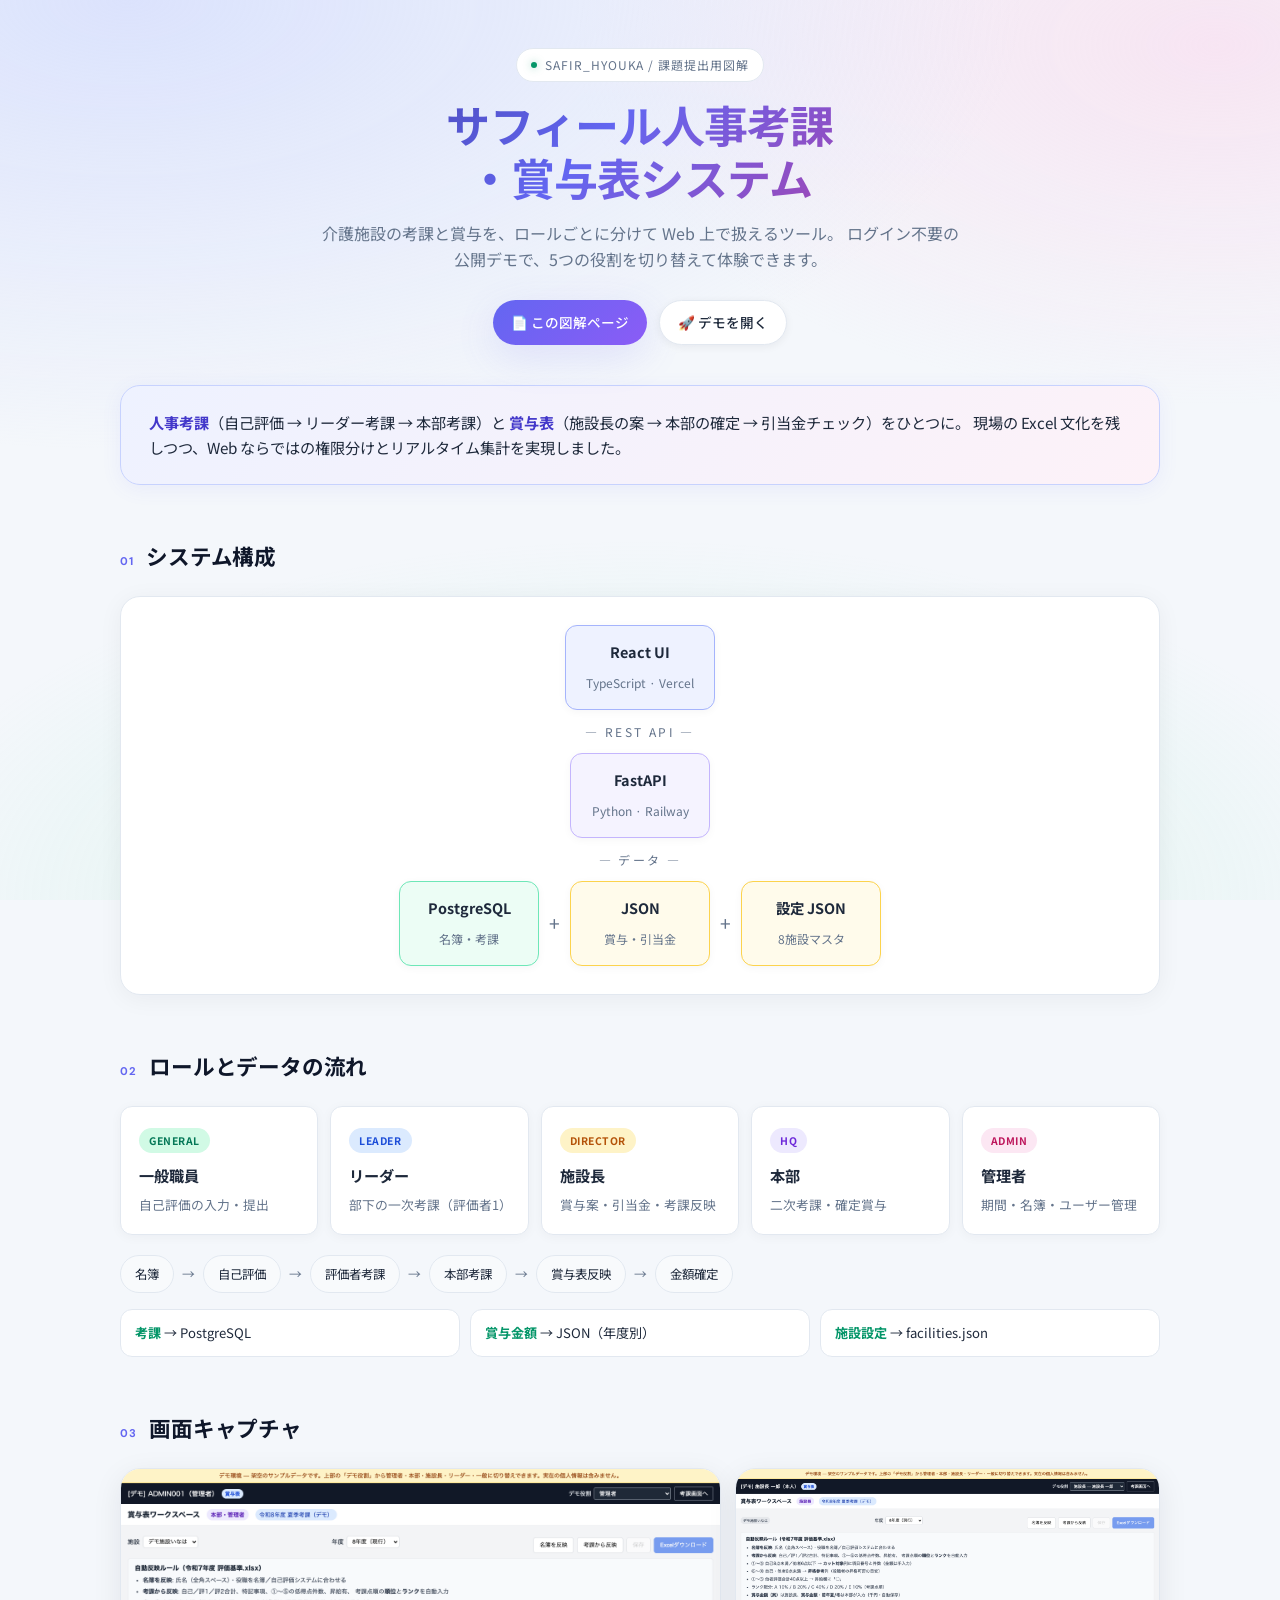
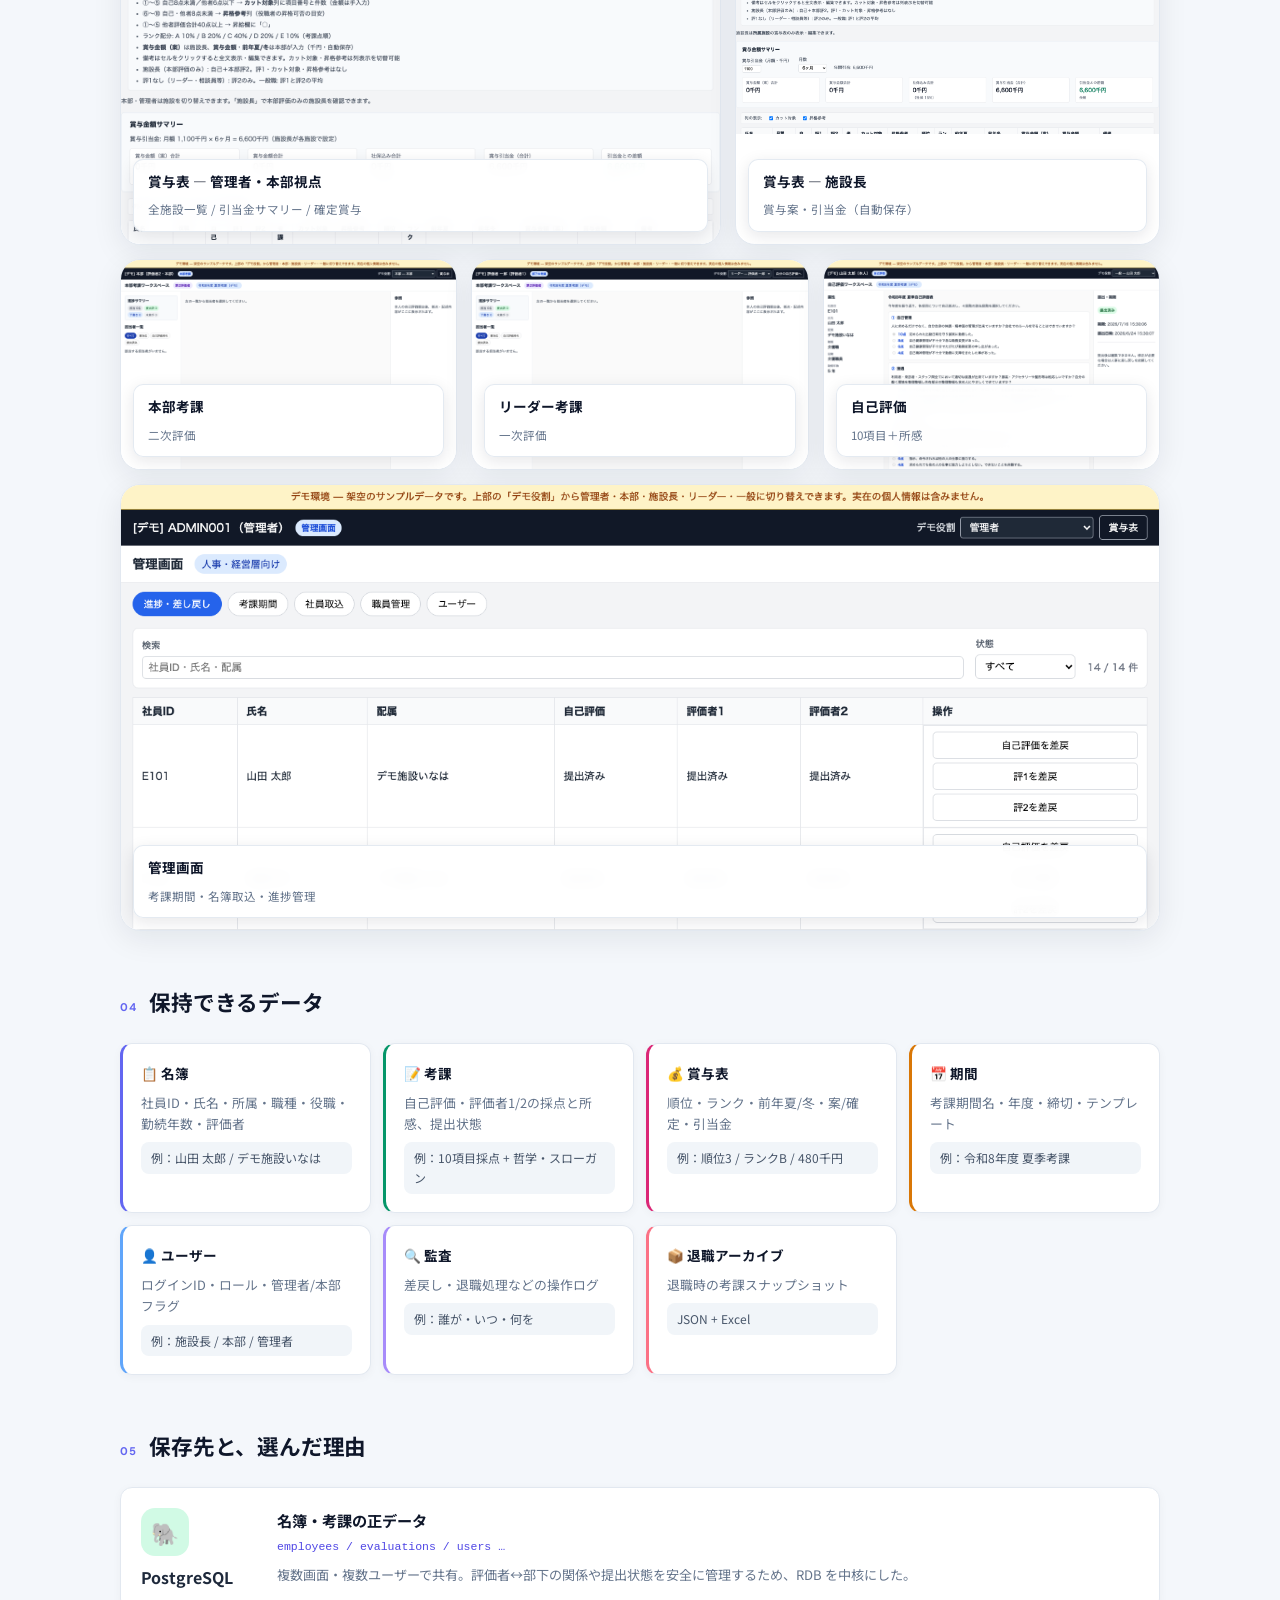
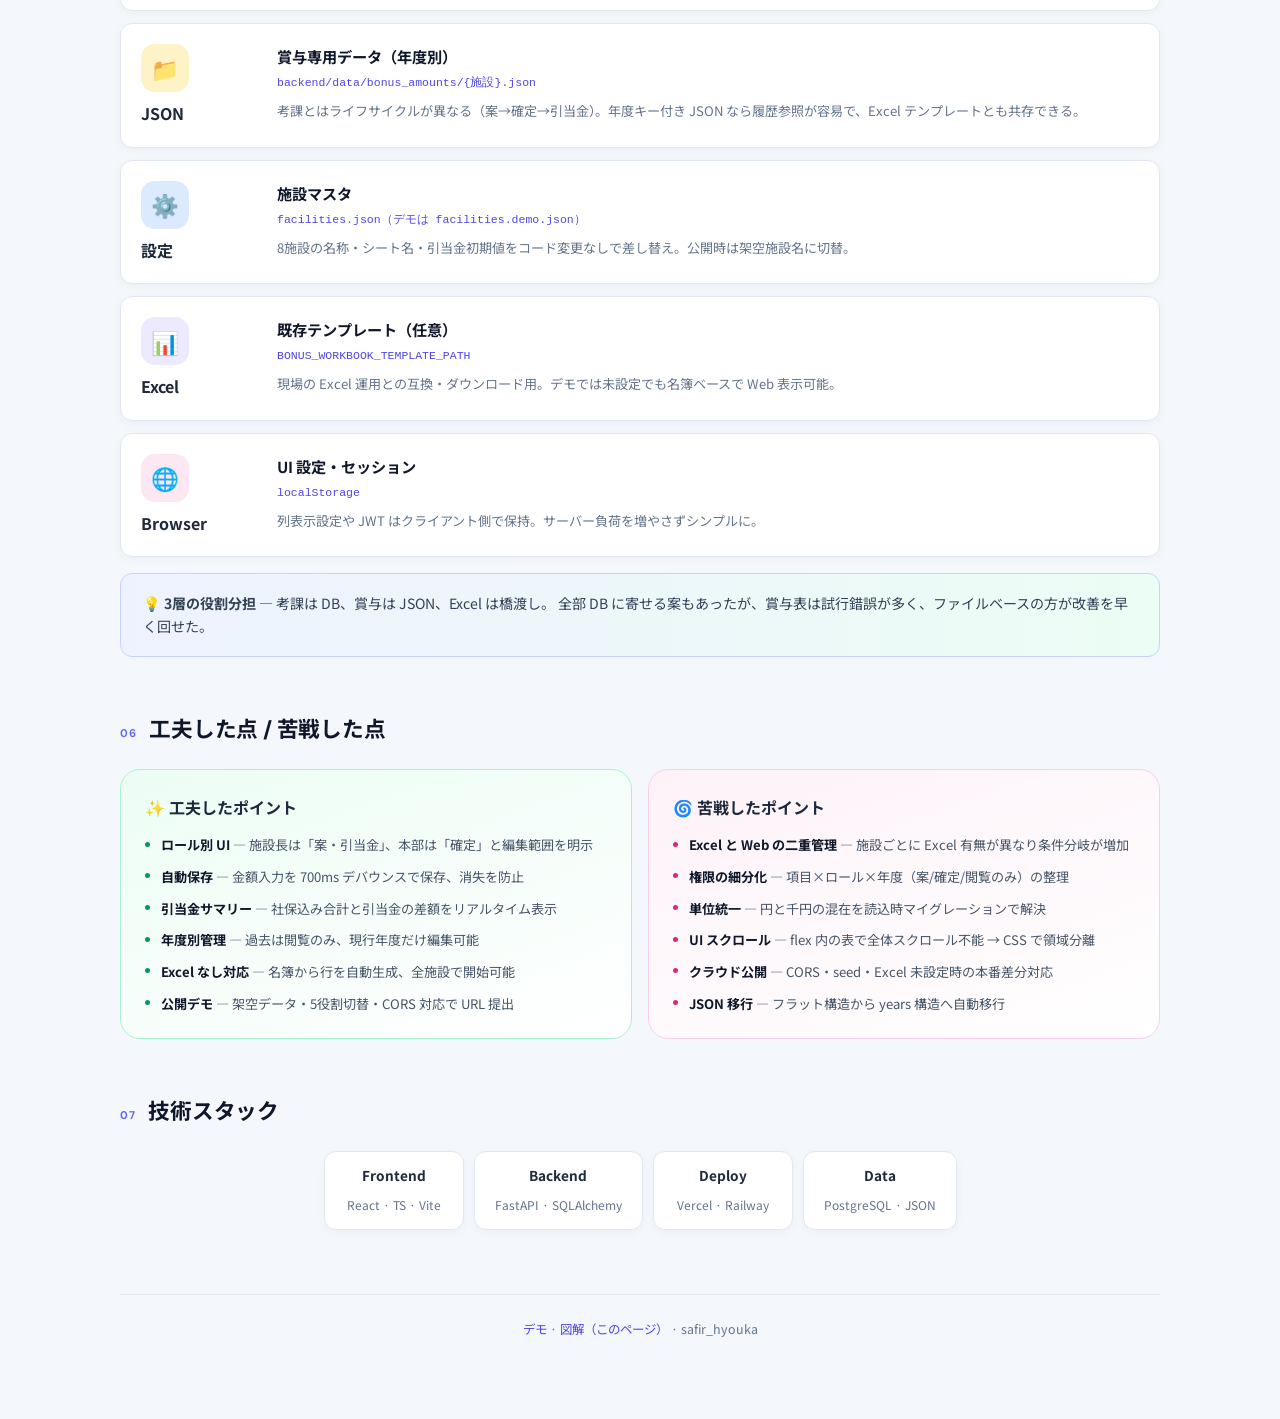
<file: frontend/public/assignment/index.html>
<!DOCTYPE html>
<html lang="ja">
<head>
  <meta charset="UTF-8" />
  <meta name="viewport" content="width=device-width, initial-scale=1.0" />
  <title>サフィール人事考課システム — 図解</title>
  <link rel="preconnect" href="https://fonts.googleapis.com" />
  <link rel="preconnect" href="https://fonts.gstatic.com" crossorigin />
  <link href="https://fonts.googleapis.com/css2?family=DM+Sans:ital,opsz,wght@0,9..40,400;0,9..40,600;0,9..40,700;1,9..40,400&family=Noto+Sans+JP:wght@400;500;700&display=swap" rel="stylesheet" />
  <style>
    :root {
      --bg: #f4f7fb;
      --surface: #ffffff;
      --surface-2: #f8fafc;
      --border: #e2e8f0;
      --text: #1e293b;
      --muted: #64748b;
      --accent: #6366f1;
      --accent-2: #059669;
      --accent-3: #db2777;
      --accent-4: #d97706;
      --glow: 0 12px 40px rgba(99, 102, 241, 0.14);
      --radius: 20px;
      --radius-sm: 12px;
    }

    * { box-sizing: border-box; margin: 0; padding: 0; }

    body {
      font-family: "Noto Sans JP", "DM Sans", sans-serif;
      background: var(--bg);
      color: var(--text);
      line-height: 1.65;
      overflow-x: hidden;
    }

    body::before {
      content: "";
      position: fixed;
      inset: 0;
      background:
        radial-gradient(ellipse 70% 50% at 10% 0%, rgba(199, 210, 254, 0.55), transparent),
        radial-gradient(ellipse 50% 40% at 95% 5%, rgba(251, 207, 232, 0.45), transparent),
        radial-gradient(ellipse 60% 40% at 50% 100%, rgba(167, 243, 208, 0.35), transparent);
      pointer-events: none;
      z-index: 0;
    }

    .wrap {
      position: relative;
      z-index: 1;
      max-width: 1080px;
      margin: 0 auto;
      padding: 0 20px 80px;
    }

    /* Hero */
    .hero {
      padding: 48px 0 40px;
      text-align: center;
    }

    .eyebrow {
      display: inline-flex;
      align-items: center;
      gap: 8px;
      padding: 6px 14px;
      border-radius: 999px;
      background: var(--surface);
      border: 1px solid var(--border);
      font-size: 0.75rem;
      color: var(--muted);
      letter-spacing: 0.08em;
      text-transform: uppercase;
      margin-bottom: 20px;
    }

    .eyebrow span {
      width: 6px;
      height: 6px;
      border-radius: 50%;
      background: var(--accent-2);
      box-shadow: 0 0 8px rgba(5, 150, 105, 0.4);
    }

    h1 {
      font-family: "DM Sans", "Noto Sans JP", sans-serif;
      font-size: clamp(1.75rem, 5vw, 2.75rem);
      font-weight: 700;
      letter-spacing: -0.02em;
      line-height: 1.2;
      background: linear-gradient(135deg, #312e81 0%, #6366f1 45%, #db2777 100%);
      -webkit-background-clip: text;
      -webkit-text-fill-color: transparent;
      background-clip: text;
      margin-bottom: 12px;
    }

    .hero-sub {
      font-size: 1rem;
      color: var(--muted);
      max-width: 640px;
      margin: 0 auto 28px;
    }

    .url-row {
      display: flex;
      flex-wrap: wrap;
      justify-content: center;
      gap: 12px;
    }

    .url-chip {
      display: inline-flex;
      align-items: center;
      gap: 8px;
      padding: 10px 18px;
      border-radius: 999px;
      text-decoration: none;
      font-size: 0.85rem;
      font-weight: 500;
      transition: transform 0.2s, box-shadow 0.2s;
    }

    .url-chip:hover { transform: translateY(-2px); }

    .url-chip.primary {
      background: linear-gradient(135deg, #6366f1, #8b5cf6);
      color: #fff;
      box-shadow: var(--glow);
    }

    .url-chip.secondary {
      background: var(--surface);
      border: 1px solid var(--border);
      color: var(--text);
      box-shadow: 0 2px 8px rgba(15, 23, 42, 0.06);
    }

    /* Sections */
    section { margin-top: 56px; }

    .section-head {
      display: flex;
      align-items: baseline;
      gap: 12px;
      margin-bottom: 20px;
    }

    .section-num {
      font-family: "DM Sans", sans-serif;
      font-size: 0.7rem;
      font-weight: 700;
      letter-spacing: 0.1em;
      color: var(--accent);
    }

    h2 {
      font-family: "DM Sans", "Noto Sans JP", sans-serif;
      font-size: 1.35rem;
      font-weight: 700;
      letter-spacing: -0.01em;
      color: #0f172a;
    }

    .lead-card {
      padding: 24px 28px;
      background: linear-gradient(135deg, #eef2ff, #fdf2f8);
      border: 1px solid #c7d2fe;
      border-radius: var(--radius);
      font-size: 0.95rem;
      box-shadow: 0 4px 20px rgba(99, 102, 241, 0.08);
    }

    .lead-card strong { color: #4338ca; }

    /* Architecture */
    .arch-flow {
      display: grid;
      gap: 12px;
      padding: 28px;
      background: var(--surface);
      border: 1px solid var(--border);
      border-radius: var(--radius);
      box-shadow: 0 4px 24px rgba(15, 23, 42, 0.05);
    }

    .arch-layer {
      display: flex;
      flex-wrap: wrap;
      justify-content: center;
      align-items: center;
      gap: 10px;
    }

    .arch-node {
      padding: 14px 20px;
      border-radius: var(--radius-sm);
      text-align: center;
      min-width: 140px;
      border: 1px solid var(--border);
      background: #fff;
      box-shadow: 0 2px 8px rgba(15, 23, 42, 0.04);
    }

    .arch-node strong {
      display: block;
      font-size: 0.9rem;
      margin-bottom: 4px;
    }

    .arch-node span {
      font-size: 0.75rem;
      color: var(--muted);
    }

    .arch-node.ui { border-color: #a5b4fc; background: #eef2ff; }
    .arch-node.api { border-color: #c4b5fd; background: #f5f3ff; }
    .arch-node.db { border-color: #6ee7b7; background: #ecfdf5; }
    .arch-node.file { border-color: #fcd34d; background: #fffbeb; }

    .arch-arrow {
      text-align: center;
      color: var(--muted);
      font-size: 0.75rem;
      letter-spacing: 0.2em;
    }

    .arch-plus { color: var(--muted); font-size: 1.2rem; }

    /* Roles */
    .role-grid {
      display: grid;
      grid-template-columns: repeat(auto-fit, minmax(180px, 1fr));
      gap: 12px;
    }

    .role-card {
      padding: 18px;
      border-radius: var(--radius-sm);
      border: 1px solid var(--border);
      background: var(--surface);
      box-shadow: 0 2px 12px rgba(15, 23, 42, 0.04);
      transition: border-color 0.2s, transform 0.2s, box-shadow 0.2s;
    }

    .role-card:hover {
      transform: translateY(-3px);
      border-color: #a5b4fc;
      box-shadow: 0 8px 24px rgba(99, 102, 241, 0.12);
    }

    .role-badge {
      display: inline-block;
      font-size: 0.65rem;
      font-weight: 700;
      letter-spacing: 0.05em;
      padding: 4px 10px;
      border-radius: 999px;
      margin-bottom: 10px;
    }

    .role-card:nth-child(1) .role-badge { background: #d1fae5; color: #047857; }
    .role-card:nth-child(2) .role-badge { background: #dbeafe; color: #1d4ed8; }
    .role-card:nth-child(3) .role-badge { background: #fef3c7; color: #b45309; }
    .role-card:nth-child(4) .role-badge { background: #ede9fe; color: #6d28d9; }
    .role-card:nth-child(5) .role-badge { background: #fce7f3; color: #be185d; }

    .role-card h3 { font-size: 0.95rem; margin-bottom: 6px; }
    .role-card p { font-size: 0.8rem; color: var(--muted); }

    /* Timeline */
    .timeline {
      display: flex;
      flex-wrap: wrap;
      gap: 8px;
      align-items: center;
      margin-bottom: 16px;
    }

    .timeline-step {
      padding: 8px 14px;
      border-radius: 999px;
      font-size: 0.78rem;
      background: var(--surface-2);
      border: 1px solid var(--border);
      white-space: nowrap;
    }

    .timeline-arrow { color: var(--muted); font-size: 0.8rem; }

    .flow-note {
      display: grid;
      grid-template-columns: repeat(auto-fit, minmax(200px, 1fr));
      gap: 10px;
    }

    .flow-note div {
      padding: 12px 14px;
      border-radius: var(--radius-sm);
      background: var(--surface);
      border: 1px solid var(--border);
      font-size: 0.82rem;
    }

    .flow-note strong { color: var(--accent-2); }

    /* Screenshots — bento */
    .bento {
      display: grid;
      grid-template-columns: repeat(12, 1fr);
      gap: 14px;
    }

    .shot {
      position: relative;
      border-radius: var(--radius);
      overflow: hidden;
      border: 1px solid var(--border);
      background: #fff;
      box-shadow: 0 8px 30px rgba(15, 23, 42, 0.08);
      transition: transform 0.25s, box-shadow 0.25s;
    }

    .shot:hover {
      transform: scale(1.01);
      box-shadow: 0 16px 40px rgba(99, 102, 241, 0.15);
    }

    .shot img {
      width: 100%;
      display: block;
      aspect-ratio: 16/10;
      object-fit: cover;
      object-position: top;
    }

    .shot-label {
      position: absolute;
      left: 12px;
      bottom: 12px;
      right: 12px;
      padding: 10px 14px;
      border-radius: 10px;
      background: rgba(255, 255, 255, 0.94);
      backdrop-filter: blur(8px);
      border: 1px solid rgba(226, 232, 240, 0.9);
      box-shadow: 0 4px 16px rgba(15, 23, 42, 0.1);
    }

    .shot-label strong {
      display: block;
      font-size: 0.85rem;
      margin-bottom: 2px;
      color: #0f172a;
    }

    .shot-label span {
      font-size: 0.72rem;
      color: var(--muted);
    }

    .shot-a { grid-column: span 7; }
    .shot-b { grid-column: span 5; }
    .shot-c { grid-column: span 4; }
    .shot-d { grid-column: span 4; }
    .shot-e { grid-column: span 4; }
    .shot-f { grid-column: span 12; }
    .shot-f img { aspect-ratio: 21/9; }

    @media (max-width: 768px) {
      .shot-a, .shot-b, .shot-c, .shot-d, .shot-e, .shot-f { grid-column: span 12; }
    }

    /* Data cards */
    .data-grid {
      display: grid;
      grid-template-columns: repeat(auto-fit, minmax(240px, 1fr));
      gap: 12px;
    }

    .data-card {
      padding: 18px;
      border-radius: var(--radius-sm);
      border: 1px solid var(--border);
      background: var(--surface);
      border-left: 3px solid var(--accent);
      box-shadow: 0 2px 10px rgba(15, 23, 42, 0.04);
    }

    .data-card:nth-child(2) { border-left-color: var(--accent-2); }
    .data-card:nth-child(3) { border-left-color: var(--accent-3); }
    .data-card:nth-child(4) { border-left-color: var(--accent-4); }
    .data-card:nth-child(5) { border-left-color: #60a5fa; }
    .data-card:nth-child(6) { border-left-color: #a78bfa; }
    .data-card:nth-child(7) { border-left-color: #fb7185; }

    .data-card h3 {
      font-size: 0.85rem;
      margin-bottom: 8px;
      color: #0f172a;
    }

    .data-card p { font-size: 0.8rem; color: var(--muted); margin-bottom: 8px; }
    .data-card .example {
      font-size: 0.75rem;
      padding: 6px 10px;
      border-radius: 8px;
      background: #f1f5f9;
      color: #475569;
    }

    /* Storage */
    .storage-list { display: grid; gap: 12px; }

    .storage-item {
      display: grid;
      grid-template-columns: 120px 1fr;
      gap: 16px;
      padding: 20px;
      border-radius: var(--radius-sm);
      background: var(--surface);
      border: 1px solid var(--border);
      align-items: start;
      box-shadow: 0 2px 10px rgba(15, 23, 42, 0.04);
    }

    @media (max-width: 600px) {
      .storage-item { grid-template-columns: 1fr; }
    }

    .storage-icon {
      width: 48px;
      height: 48px;
      border-radius: 14px;
      display: flex;
      align-items: center;
      justify-content: center;
      font-size: 1.4rem;
      margin-bottom: 8px;
    }

    .storage-item:nth-child(1) .storage-icon { background: #d1fae5; }
    .storage-item:nth-child(2) .storage-icon { background: #fef3c7; }
    .storage-item:nth-child(3) .storage-icon { background: #dbeafe; }
    .storage-item:nth-child(4) .storage-icon { background: #ede9fe; }
    .storage-item:nth-child(5) .storage-icon { background: #fce7f3; }

    .storage-item h3 { font-size: 0.95rem; margin-bottom: 4px; color: #0f172a; }
    .storage-item code {
      font-size: 0.72rem;
      color: #4f46e5;
      display: block;
      margin-bottom: 8px;
      word-break: break-all;
    }

    .storage-item p { font-size: 0.82rem; color: var(--muted); }

    .insight-banner {
      margin-top: 16px;
      padding: 18px 22px;
      border-radius: var(--radius-sm);
      background: linear-gradient(90deg, #eef2ff, #ecfdf5);
      border: 1px solid #c7d2fe;
      font-size: 0.88rem;
      color: #334155;
    }

    /* Insights */
    .insight-grid {
      display: grid;
      grid-template-columns: 1fr 1fr;
      gap: 16px;
    }

    @media (max-width: 700px) {
      .insight-grid { grid-template-columns: 1fr; }
    }

    .insight-box {
      padding: 24px;
      border-radius: var(--radius);
      border: 1px solid var(--border);
    }

    .insight-box.win {
      background: linear-gradient(160deg, #ecfdf5, #ffffff);
      border-color: #a7f3d0;
    }

    .insight-box.struggle {
      background: linear-gradient(160deg, #fdf2f8, #ffffff);
      border-color: #fbcfe8;
    }

    .insight-box h3 {
      font-size: 1rem;
      margin-bottom: 14px;
      display: flex;
      align-items: center;
      gap: 8px;
    }

    .insight-box ul {
      list-style: none;
      display: grid;
      gap: 10px;
    }

    .insight-box li {
      font-size: 0.82rem;
      color: #475569;
      padding-left: 16px;
      position: relative;
    }

    .insight-box li::before {
      content: "";
      position: absolute;
      left: 0;
      top: 0.55em;
      width: 5px;
      height: 5px;
      border-radius: 50%;
    }

    .insight-box.win li::before { background: var(--accent-2); }
    .insight-box.struggle li::before { background: var(--accent-3); }

    .insight-box li strong { color: #0f172a; }

    /* Tech pills */
    .tech-row {
      display: flex;
      flex-wrap: wrap;
      gap: 10px;
      justify-content: center;
    }

    .tech-pill {
      padding: 12px 20px;
      border-radius: var(--radius-sm);
      background: var(--surface);
      border: 1px solid var(--border);
      text-align: center;
      min-width: 140px;
      box-shadow: 0 2px 8px rgba(15, 23, 42, 0.04);
    }

    .tech-pill strong { display: block; font-size: 0.85rem; margin-bottom: 4px; }
    .tech-pill span { font-size: 0.75rem; color: var(--muted); }

    footer {
      margin-top: 64px;
      text-align: center;
      font-size: 0.78rem;
      color: var(--muted);
      padding-top: 24px;
      border-top: 1px solid var(--border);
    }

    footer a { color: #4f46e5; text-decoration: none; }
    footer a:hover { text-decoration: underline; }

    @media print {
      body { background: #fff; }
      body::before { display: none; }
      .url-chip, .shot { box-shadow: none; }
      .url-row { display: none; }
    }
  </style>
</head>
<body>
  <div class="wrap">
    <header class="hero">
      <div class="eyebrow"><span></span> safir_hyouka / 課題提出用図解</div>
      <h1>サフィール人事考課<br/>・賞与表システム</h1>
      <p class="hero-sub">
        介護施設の考課と賞与を、ロールごとに分けて Web 上で扱えるツール。
        ログイン不要の公開デモで、5つの役割を切り替えて体験できます。
      </p>
      <div class="url-row">
        <a class="url-chip primary" href="https://safir-hyouka.vercel.app/assignment/">📄 この図解ページ</a>
        <a class="url-chip secondary" href="https://safir-hyouka.vercel.app">🚀 デモを開く</a>
      </div>
    </header>

    <div class="lead-card">
      <strong>人事考課</strong>（自己評価 → リーダー考課 → 本部考課）と
      <strong>賞与表</strong>（施設長の案 → 本部の確定 → 引当金チェック）をひとつに。
      現場の Excel 文化を残しつつ、Web ならではの権限分けとリアルタイム集計を実現しました。
    </div>

    <!-- Architecture -->
    <section>
      <div class="section-head">
        <span class="section-num">01</span>
        <h2>システム構成</h2>
      </div>
      <div class="arch-flow">
        <div class="arch-layer">
          <div class="arch-node ui">
            <strong>React UI</strong>
            <span>TypeScript · Vercel</span>
          </div>
        </div>
        <div class="arch-arrow">— REST API —</div>
        <div class="arch-layer">
          <div class="arch-node api">
            <strong>FastAPI</strong>
            <span>Python · Railway</span>
          </div>
        </div>
        <div class="arch-arrow">— データ —</div>
        <div class="arch-layer">
          <div class="arch-node db"><strong>PostgreSQL</strong><span>名簿・考課</span></div>
          <span class="arch-plus">+</span>
          <div class="arch-node file"><strong>JSON</strong><span>賞与・引当金</span></div>
          <span class="arch-plus">+</span>
          <div class="arch-node file"><strong>設定 JSON</strong><span>8施設マスタ</span></div>
        </div>
      </div>
    </section>

    <!-- Roles + Flow -->
    <section>
      <div class="section-head">
        <span class="section-num">02</span>
        <h2>ロールとデータの流れ</h2>
      </div>
      <div class="role-grid">
        <div class="role-card">
          <span class="role-badge">GENERAL</span>
          <h3>一般職員</h3>
          <p>自己評価の入力・提出</p>
        </div>
        <div class="role-card">
          <span class="role-badge">LEADER</span>
          <h3>リーダー</h3>
          <p>部下の一次考課（評価者1）</p>
        </div>
        <div class="role-card">
          <span class="role-badge">DIRECTOR</span>
          <h3>施設長</h3>
          <p>賞与案・引当金・考課反映</p>
        </div>
        <div class="role-card">
          <span class="role-badge">HQ</span>
          <h3>本部</h3>
          <p>二次考課・確定賞与</p>
        </div>
        <div class="role-card">
          <span class="role-badge">ADMIN</span>
          <h3>管理者</h3>
          <p>期間・名簿・ユーザー管理</p>
        </div>
      </div>
      <div style="margin-top:20px;">
        <div class="timeline">
          <span class="timeline-step">名簿</span><span class="timeline-arrow">→</span>
          <span class="timeline-step">自己評価</span><span class="timeline-arrow">→</span>
          <span class="timeline-step">評価者考課</span><span class="timeline-arrow">→</span>
          <span class="timeline-step">本部考課</span><span class="timeline-arrow">→</span>
          <span class="timeline-step">賞与表反映</span><span class="timeline-arrow">→</span>
          <span class="timeline-step">金額確定</span>
        </div>
        <div class="flow-note">
          <div><strong>考課</strong> → PostgreSQL</div>
          <div><strong>賞与金額</strong> → JSON（年度別）</div>
          <div><strong>施設設定</strong> → facilities.json</div>
        </div>
      </div>
    </section>

    <!-- Screenshots -->
    <section>
      <div class="section-head">
        <span class="section-num">03</span>
        <h2>画面キャプチャ</h2>
      </div>
      <div class="bento">
        <div class="shot shot-a">
          <img src="assignment-figures/01-bonus-admin.png" alt="賞与表（管理者）" />
          <div class="shot-label">
            <strong>賞与表 — 管理者・本部視点</strong>
            <span>全施設一覧 / 引当金サマリー / 確定賞与</span>
          </div>
        </div>
        <div class="shot shot-b">
          <img src="assignment-figures/06-director-bonus.png" alt="賞与表（施設長）" />
          <div class="shot-label">
            <strong>賞与表 — 施設長</strong>
            <span>賞与案・引当金（自動保存）</span>
          </div>
        </div>
        <div class="shot shot-c">
          <img src="assignment-figures/02-hq-evaluator.png" alt="本部考課" />
          <div class="shot-label"><strong>本部考課</strong><span>二次評価</span></div>
        </div>
        <div class="shot shot-d">
          <img src="assignment-figures/03-evaluator-leader.png" alt="部下の考課" />
          <div class="shot-label"><strong>リーダー考課</strong><span>一次評価</span></div>
        </div>
        <div class="shot shot-e">
          <img src="assignment-figures/04-employee-self-eval.png" alt="自己評価" />
          <div class="shot-label"><strong>自己評価</strong><span>10項目＋所感</span></div>
        </div>
        <div class="shot shot-f">
          <img src="assignment-figures/05-admin-workspace.png" alt="管理画面" />
          <div class="shot-label">
            <strong>管理画面</strong>
            <span>考課期間・名簿取込・進捗管理</span>
          </div>
        </div>
      </div>
    </section>

    <!-- Data -->
    <section>
      <div class="section-head">
        <span class="section-num">04</span>
        <h2>保持できるデータ</h2>
      </div>
      <div class="data-grid">
        <div class="data-card">
          <h3>📋 名簿</h3>
          <p>社員ID・氏名・所属・職種・役職・勤続年数・評価者</p>
          <div class="example">例：山田 太郎 / デモ施設いなは</div>
        </div>
        <div class="data-card">
          <h3>📝 考課</h3>
          <p>自己評価・評価者1/2の採点と所感、提出状態</p>
          <div class="example">例：10項目採点 + 哲学・スローガン</div>
        </div>
        <div class="data-card">
          <h3>💰 賞与表</h3>
          <p>順位・ランク・前年夏/冬・案/確定・引当金</p>
          <div class="example">例：順位3 / ランクB / 480千円</div>
        </div>
        <div class="data-card">
          <h3>📅 期間</h3>
          <p>考課期間名・年度・締切・テンプレート</p>
          <div class="example">例：令和8年度 夏季考課</div>
        </div>
        <div class="data-card">
          <h3>👤 ユーザー</h3>
          <p>ログインID・ロール・管理者/本部フラグ</p>
          <div class="example">例：施設長 / 本部 / 管理者</div>
        </div>
        <div class="data-card">
          <h3>🔍 監査</h3>
          <p>差戻し・退職処理などの操作ログ</p>
          <div class="example">例：誰が・いつ・何を</div>
        </div>
        <div class="data-card">
          <h3>📦 退職アーカイブ</h3>
          <p>退職時の考課スナップショット</p>
          <div class="example">JSON + Excel</div>
        </div>
      </div>
    </section>

    <!-- Storage -->
    <section>
      <div class="section-head">
        <span class="section-num">05</span>
        <h2>保存先と、選んだ理由</h2>
      </div>
      <div class="storage-list">
        <div class="storage-item">
          <div>
            <div class="storage-icon">🐘</div>
            <strong>PostgreSQL</strong>
          </div>
          <div>
            <h3>名簿・考課の正データ</h3>
            <code>employees / evaluations / users …</code>
            <p>複数画面・複数ユーザーで共有。評価者↔部下の関係や提出状態を安全に管理するため、RDB を中核にした。</p>
          </div>
        </div>
        <div class="storage-item">
          <div>
            <div class="storage-icon">📁</div>
            <strong>JSON</strong>
          </div>
          <div>
            <h3>賞与専用データ（年度別）</h3>
            <code>backend/data/bonus_amounts/{施設}.json</code>
            <p>考課とはライフサイクルが異なる（案→確定→引当金）。年度キー付き JSON なら履歴参照が容易で、Excel テンプレートとも共存できる。</p>
          </div>
        </div>
        <div class="storage-item">
          <div>
            <div class="storage-icon">⚙️</div>
            <strong>設定</strong>
          </div>
          <div>
            <h3>施設マスタ</h3>
            <code>facilities.json（デモは facilities.demo.json）</code>
            <p>8施設の名称・シート名・引当金初期値をコード変更なしで差し替え。公開時は架空施設名に切替。</p>
          </div>
        </div>
        <div class="storage-item">
          <div>
            <div class="storage-icon">📊</div>
            <strong>Excel</strong>
          </div>
          <div>
            <h3>既存テンプレート（任意）</h3>
            <code>BONUS_WORKBOOK_TEMPLATE_PATH</code>
            <p>現場の Excel 運用との互換・ダウンロード用。デモでは未設定でも名簿ベースで Web 表示可能。</p>
          </div>
        </div>
        <div class="storage-item">
          <div>
            <div class="storage-icon">🌐</div>
            <strong>Browser</strong>
          </div>
          <div>
            <h3>UI 設定・セッション</h3>
            <code>localStorage</code>
            <p>列表示設定や JWT はクライアント側で保持。サーバー負荷を増やさずシンプルに。</p>
          </div>
        </div>
      </div>
      <div class="insight-banner">
        💡 <strong>3層の役割分担</strong> — 考課は DB、賞与は JSON、Excel は橋渡し。
        全部 DB に寄せる案もあったが、賞与表は試行錯誤が多く、ファイルベースの方が改善を早く回せた。
      </div>
    </section>

    <!-- Insights -->
    <section>
      <div class="section-head">
        <span class="section-num">06</span>
        <h2>工夫した点 / 苦戦した点</h2>
      </div>
      <div class="insight-grid">
        <div class="insight-box win">
          <h3>✨ 工夫したポイント</h3>
          <ul>
            <li><strong>ロール別 UI</strong> — 施設長は「案・引当金」、本部は「確定」と編集範囲を明示</li>
            <li><strong>自動保存</strong> — 金額入力を 700ms デバウンスで保存、消失を防止</li>
            <li><strong>引当金サマリー</strong> — 社保込み合計と引当金の差額をリアルタイム表示</li>
            <li><strong>年度別管理</strong> — 過去は閲覧のみ、現行年度だけ編集可能</li>
            <li><strong>Excel なし対応</strong> — 名簿から行を自動生成、全施設で開始可能</li>
            <li><strong>公開デモ</strong> — 架空データ・5役割切替・CORS 対応で URL 提出</li>
          </ul>
        </div>
        <div class="insight-box struggle">
          <h3>🌀 苦戦したポイント</h3>
          <ul>
            <li><strong>Excel と Web の二重管理</strong> — 施設ごとに Excel 有無が異なり条件分岐が増加</li>
            <li><strong>権限の細分化</strong> — 項目×ロール×年度（案/確定/閲覧のみ）の整理</li>
            <li><strong>単位統一</strong> — 円と千円の混在を読込時マイグレーションで解決</li>
            <li><strong>UI スクロール</strong> — flex 内の表で全体スクロール不能 → CSS で領域分離</li>
            <li><strong>クラウド公開</strong> — CORS・seed・Excel 未設定時の本番差分対応</li>
            <li><strong>JSON 移行</strong> — フラット構造から years 構造へ自動移行</li>
          </ul>
        </div>
      </div>
    </section>

    <!-- Tech -->
    <section>
      <div class="section-head">
        <span class="section-num">07</span>
        <h2>技術スタック</h2>
      </div>
      <div class="tech-row">
        <div class="tech-pill"><strong>Frontend</strong><span>React · TS · Vite</span></div>
        <div class="tech-pill"><strong>Backend</strong><span>FastAPI · SQLAlchemy</span></div>
        <div class="tech-pill"><strong>Deploy</strong><span>Vercel · Railway</span></div>
        <div class="tech-pill"><strong>Data</strong><span>PostgreSQL · JSON</span></div>
      </div>
    </section>

    <footer>
      <p>
        <a href="https://safir-hyouka.vercel.app">デモ</a> ·
        <a href="https://safir-hyouka.vercel.app/assignment/">図解（このページ）</a> ·
        safir_hyouka
      </p>
    </footer>
  </div>
</body>
</html>
</file>
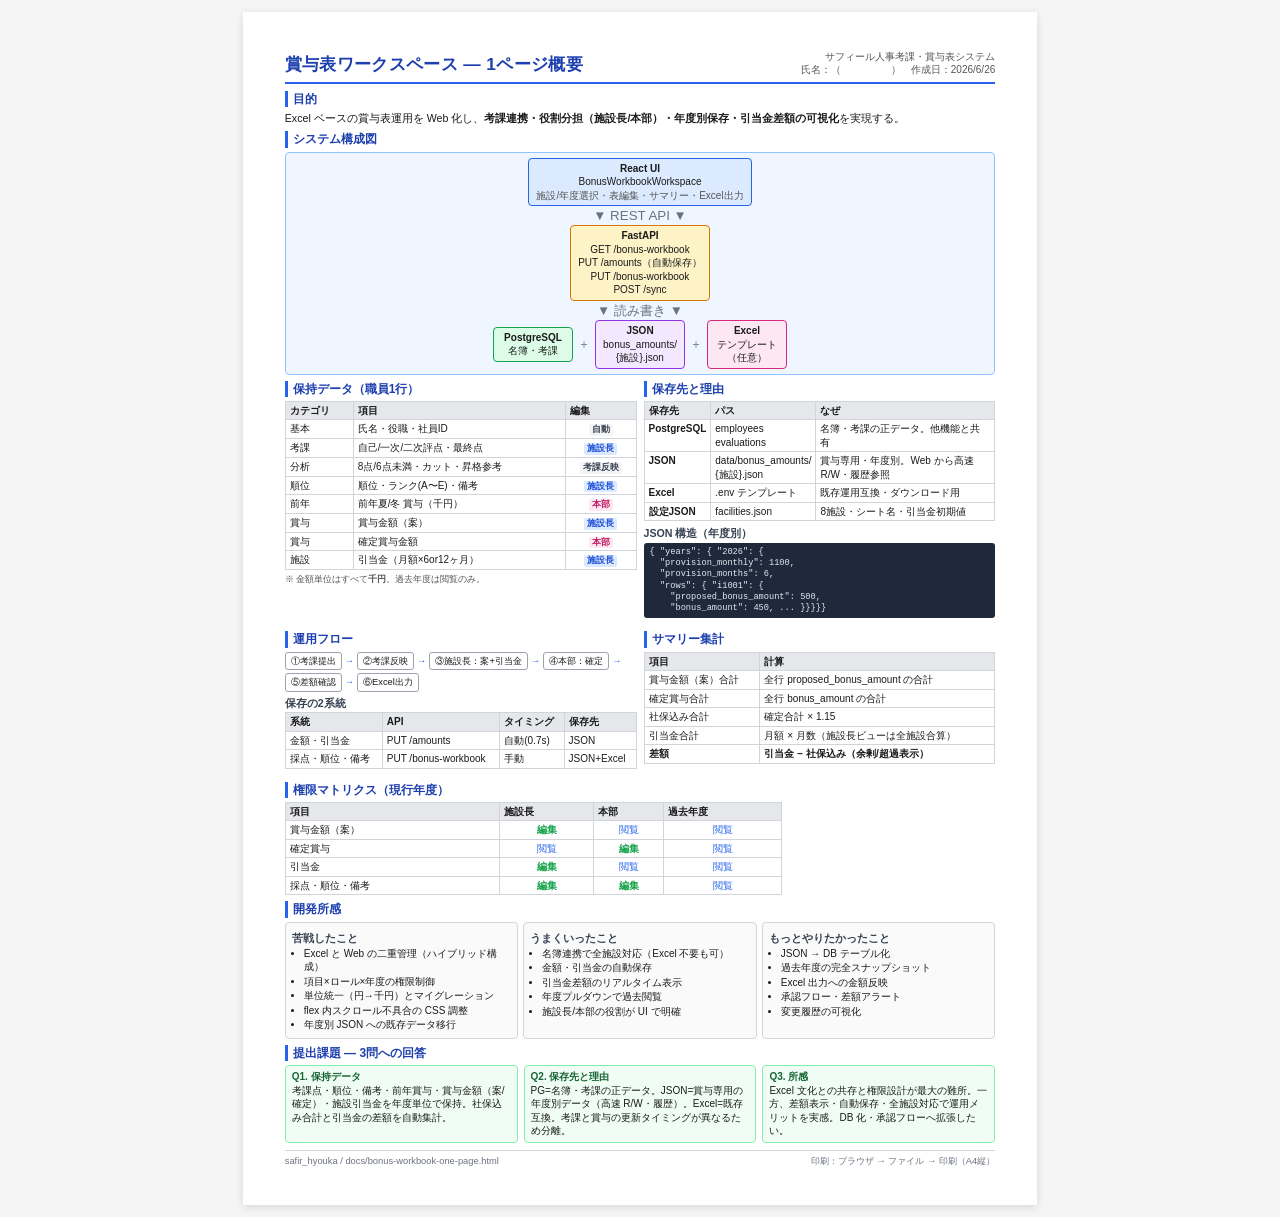
<file: docs/bonus-workbook-one-page.html>
<!DOCTYPE html>
<html lang="ja">
<head>
  <meta charset="UTF-8" />
  <meta name="viewport" content="width=device-width, initial-scale=1.0" />
  <title>賞与表ワークスペース — 1ページ概要</title>
  <style>
    @page { size: A4 portrait; margin: 10mm; }
    * { box-sizing: border-box; margin: 0; padding: 0; }
    body {
      font-family: "Hiragino Sans", "Yu Gothic", "Meiryo", sans-serif;
      font-size: 8.5pt;
      line-height: 1.35;
      color: #1a1a1a;
      background: #f5f5f5;
      padding: 12px;
    }
    .page {
      max-width: 210mm;
      min-height: 277mm;
      margin: 0 auto;
      background: #fff;
      padding: 10mm 11mm;
      box-shadow: 0 2px 8px rgba(0,0,0,.12);
    }
    @media print {
      body { background: #fff; padding: 0; }
      .page { box-shadow: none; max-width: none; min-height: auto; padding: 0; }
    }

    /* Header */
    .header {
      display: flex;
      justify-content: space-between;
      align-items: flex-end;
      border-bottom: 2.5px solid #2563eb;
      padding-bottom: 5px;
      margin-bottom: 7px;
    }
    .header h1 { font-size: 13pt; color: #1e40af; letter-spacing: .02em; }
    .header .meta { font-size: 7.5pt; color: #555; text-align: right; }
    .header .meta span { display: block; }

    /* Grid layout */
    .grid-2 { display: grid; grid-template-columns: 1fr 1fr; gap: 7px; margin-bottom: 7px; }
    .grid-3 { display: grid; grid-template-columns: 1fr 1fr 1fr; gap: 6px; margin-bottom: 7px; }

    section { margin-bottom: 6px; }
    h2 {
      font-size: 9pt;
      color: #1e40af;
      border-left: 3px solid #2563eb;
      padding-left: 5px;
      margin-bottom: 4px;
    }
    h3 { font-size: 8pt; color: #374151; margin: 3px 0 2px; }

    .box {
      border: 1px solid #d1d5db;
      border-radius: 4px;
      padding: 5px 6px;
      background: #fafafa;
    }
    .box.highlight { background: #eff6ff; border-color: #93c5fd; }

    /* Architecture diagram */
    .arch {
      display: flex;
      flex-direction: column;
      align-items: center;
      gap: 3px;
      font-size: 7.5pt;
    }
    .arch-row { display: flex; gap: 5px; align-items: center; justify-content: center; width: 100%; }
    .arch-box {
      border: 1.5px solid #374151;
      border-radius: 4px;
      padding: 3px 7px;
      text-align: center;
      background: #fff;
      min-width: 80px;
    }
    .arch-box.ui { background: #dbeafe; border-color: #2563eb; }
    .arch-box.api { background: #fef3c7; border-color: #d97706; }
    .arch-box.db { background: #dcfce7; border-color: #16a34a; }
    .arch-box.file { background: #f3e8ff; border-color: #9333ea; }
    .arch-box.xl { background: #fce7f3; border-color: #db2777; }
    .arrow { font-size: 10pt; color: #6b7280; line-height: 1; }
    .arrow-h { font-size: 9pt; color: #6b7280; }

    /* Flow */
    .flow {
      display: flex;
      align-items: center;
      gap: 3px;
      flex-wrap: wrap;
      font-size: 7pt;
    }
    .flow-step {
      background: #fff;
      border: 1px solid #9ca3af;
      border-radius: 3px;
      padding: 2px 5px;
      white-space: nowrap;
    }
    .flow-arrow { color: #2563eb; font-weight: bold; }

    /* Tables */
    table { width: 100%; border-collapse: collapse; font-size: 7.5pt; }
    th, td { border: 1px solid #d1d5db; padding: 2px 4px; text-align: left; vertical-align: top; }
    th { background: #e5e7eb; font-weight: 600; white-space: nowrap; }
    td.center { text-align: center; }
    .tag {
      display: inline-block;
      font-size: 6.5pt;
      padding: 0 3px;
      border-radius: 2px;
      font-weight: 600;
    }
    .tag-dir { background: #dbeafe; color: #1d4ed8; }
    .tag-hq { background: #fce7f3; color: #be185d; }
    .tag-both { background: #f3f4f6; color: #374151; }

    /* Permission matrix mini */
    .perm-yes { color: #16a34a; font-weight: bold; }
    .perm-no { color: #9ca3af; }
    .perm-view { color: #2563eb; }

    /* Reflection boxes */
    .reflect-grid { display: grid; grid-template-columns: 1fr 1fr 1fr; gap: 5px; }
    .reflect-grid .box { font-size: 7.5pt; }
    .reflect-grid ul { padding-left: 12px; margin-top: 2px; }
    .reflect-grid li { margin-bottom: 1px; }

    /* Footer */
    .footer {
      margin-top: 5px;
      padding-top: 4px;
      border-top: 1px solid #d1d5db;
      font-size: 7pt;
      color: #6b7280;
      display: flex;
      justify-content: space-between;
    }

    .answer-box {
      background: #f0fdf4;
      border: 1px solid #86efac;
      border-radius: 4px;
      padding: 4px 6px;
      font-size: 7.5pt;
    }
    .answer-box strong { color: #166534; }
  </style>
</head>
<body>
  <div class="page">

    <!-- ===== HEADER ===== -->
    <header class="header">
      <h1>賞与表ワークスペース — 1ページ概要</h1>
      <div class="meta">
        <span>サフィール人事考課・賞与表システム</span>
        <span>氏名：（　　　　　）　作成日：2026/6/26</span>
      </div>
    </header>

    <!-- ===== PURPOSE ===== -->
    <section>
      <h2>目的</h2>
      <p style="font-size:8pt;">
        Excel ベースの賞与表運用を Web 化し、<strong>考課連携・役割分担（施設長/本部）・年度別保存・引当金差額の可視化</strong>を実現する。
      </p>
    </section>

    <!-- ===== ARCHITECTURE DIAGRAM ===== -->
    <section>
      <h2>システム構成図</h2>
      <div class="box highlight">
        <div class="arch">
          <div class="arch-row">
            <div class="arch-box ui" style="min-width:220px;">
              <strong>React UI</strong><br/>
              BonusWorkbookWorkspace<br/>
              <span style="color:#555;">施設/年度選択・表編集・サマリー・Excel出力</span>
            </div>
          </div>
          <div class="arrow">▼ REST API ▼</div>
          <div class="arch-row">
            <div class="arch-box api">
              <strong>FastAPI</strong><br/>
              GET /bonus-workbook<br/>
              PUT /amounts（自動保存）<br/>
              PUT /bonus-workbook<br/>
              POST /sync
            </div>
          </div>
          <div class="arrow">▼ 読み書き ▼</div>
          <div class="arch-row">
            <div class="arch-box db"><strong>PostgreSQL</strong><br/>名簿・考課</div>
            <span class="arrow-h">＋</span>
            <div class="arch-box file"><strong>JSON</strong><br/>bonus_amounts/<br/>{施設}.json</div>
            <span class="arrow-h">＋</span>
            <div class="arch-box xl"><strong>Excel</strong><br/>テンプレート<br/>（任意）</div>
          </div>
        </div>
      </div>
    </section>

    <!-- ===== DATA + STORAGE (2 columns) ===== -->
    <div class="grid-2">
      <section>
        <h2>保持データ（職員1行）</h2>
        <table>
          <tr><th>カテゴリ</th><th>項目</th><th>編集</th></tr>
          <tr><td>基本</td><td>氏名・役職・社員ID</td><td class="center"><span class="tag tag-both">自動</span></td></tr>
          <tr><td>考課</td><td>自己/一次/二次評点・最終点</td><td class="center"><span class="tag tag-dir">施設長</span></td></tr>
          <tr><td>分析</td><td>8点/6点未満・カット・昇格参考</td><td class="center"><span class="tag tag-both">考課反映</span></td></tr>
          <tr><td>順位</td><td>順位・ランク(A〜E)・備考</td><td class="center"><span class="tag tag-dir">施設長</span></td></tr>
          <tr><td>前年</td><td>前年夏/冬 賞与（千円）</td><td class="center"><span class="tag tag-hq">本部</span></td></tr>
          <tr><td>賞与</td><td>賞与金額（案）</td><td class="center"><span class="tag tag-dir">施設長</span></td></tr>
          <tr><td>賞与</td><td>確定賞与金額</td><td class="center"><span class="tag tag-hq">本部</span></td></tr>
          <tr><td>施設</td><td>引当金（月額×6or12ヶ月）</td><td class="center"><span class="tag tag-dir">施設長</span></td></tr>
        </table>
        <p style="font-size:7pt;margin-top:3px;color:#555;">※ 金額単位はすべて<strong>千円</strong>。過去年度は閲覧のみ。</p>
      </section>

      <section>
        <h2>保存先と理由</h2>
        <table>
          <tr><th>保存先</th><th>パス</th><th>なぜ</th></tr>
          <tr>
            <td><strong>PostgreSQL</strong></td>
            <td>employees<br/>evaluations</td>
            <td>名簿・考課の正データ。他機能と共有</td>
          </tr>
          <tr>
            <td><strong>JSON</strong></td>
            <td>data/bonus_amounts/<br/>{施設}.json</td>
            <td>賞与専用・年度別。Web から高速 R/W・履歴参照</td>
          </tr>
          <tr>
            <td><strong>Excel</strong></td>
            <td>.env テンプレート</td>
            <td>既存運用互換・ダウンロード用</td>
          </tr>
          <tr>
            <td><strong>設定JSON</strong></td>
            <td>facilities.json</td>
            <td>8施設・シート名・引当金初期値</td>
          </tr>
        </table>

        <h3 style="margin-top:5px;">JSON 構造（年度別）</h3>
        <pre style="font-size:6.5pt;background:#1e293b;color:#e2e8f0;padding:4px 6px;border-radius:3px;line-height:1.3;">{ "years": { "2026": {
  "provision_monthly": 1100,
  "provision_months": 6,
  "rows": { "i1001": {
    "proposed_bonus_amount": 500,
    "bonus_amount": 450, ... }}}}}</pre>
      </section>
    </div>

    <!-- ===== FLOW + SUMMARY ===== -->
    <div class="grid-2">
      <section>
        <h2>運用フロー</h2>
        <div class="flow">
          <span class="flow-step">①考課提出</span><span class="flow-arrow">→</span>
          <span class="flow-step">②考課反映</span><span class="flow-arrow">→</span>
          <span class="flow-step">③施設長：案+引当金</span><span class="flow-arrow">→</span>
          <span class="flow-step">④本部：確定</span><span class="flow-arrow">→</span>
          <span class="flow-step">⑤差額確認</span><span class="flow-arrow">→</span>
          <span class="flow-step">⑥Excel出力</span>
        </div>
        <h3 style="margin-top:4px;">保存の2系統</h3>
        <table>
          <tr><th>系統</th><th>API</th><th>タイミング</th><th>保存先</th></tr>
          <tr><td>金額・引当金</td><td>PUT /amounts</td><td>自動(0.7s)</td><td>JSON</td></tr>
          <tr><td>採点・順位・備考</td><td>PUT /bonus-workbook</td><td>手動</td><td>JSON+Excel</td></tr>
        </table>
      </section>

      <section>
        <h2>サマリー集計</h2>
        <table>
          <tr><th>項目</th><th>計算</th></tr>
          <tr><td>賞与金額（案）合計</td><td>全行 proposed_bonus_amount の合計</td></tr>
          <tr><td>確定賞与合計</td><td>全行 bonus_amount の合計</td></tr>
          <tr><td>社保込み合計</td><td>確定合計 × 1.15</td></tr>
          <tr><td>引当金合計</td><td>月額 × 月数（施設長ビューは全施設合算）</td></tr>
          <tr><td><strong>差額</strong></td><td><strong>引当金 − 社保込み（余剰/超過表示）</strong></td></tr>
        </table>
      </section>
    </div>

    <!-- ===== PERMISSION MATRIX ===== -->
    <section>
      <h2>権限マトリクス（現行年度）</h2>
      <table style="width:70%;">
        <tr>
          <th>項目</th>
          <th class="center">施設長</th>
          <th class="center">本部</th>
          <th class="center">過去年度</th>
        </tr>
        <tr><td>賞与金額（案）</td><td class="center perm-yes">編集</td><td class="center perm-view">閲覧</td><td class="center perm-view">閲覧</td></tr>
        <tr><td>確定賞与</td><td class="center perm-view">閲覧</td><td class="center perm-yes">編集</td><td class="center perm-view">閲覧</td></tr>
        <tr><td>引当金</td><td class="center perm-yes">編集</td><td class="center perm-view">閲覧</td><td class="center perm-view">閲覧</td></tr>
        <tr><td>採点・順位・備考</td><td class="center perm-yes">編集</td><td class="center perm-yes">編集</td><td class="center perm-view">閲覧</td></tr>
      </table>
    </section>

    <!-- ===== REFLECTION (3 columns) ===== -->
    <section>
      <h2>開発所感</h2>
      <div class="reflect-grid">
        <div class="box">
          <h3>苦戦したこと</h3>
          <ul>
            <li>Excel と Web の二重管理（ハイブリッド構成）</li>
            <li>項目×ロール×年度の権限制御</li>
            <li>単位統一（円→千円）とマイグレーション</li>
            <li>flex 内スクロール不具合の CSS 調整</li>
            <li>年度別 JSON への既存データ移行</li>
          </ul>
        </div>
        <div class="box">
          <h3>うまくいったこと</h3>
          <ul>
            <li>名簿連携で全施設対応（Excel 不要も可）</li>
            <li>金額・引当金の自動保存</li>
            <li>引当金差額のリアルタイム表示</li>
            <li>年度プルダウンで過去閲覧</li>
            <li>施設長/本部の役割が UI で明確</li>
          </ul>
        </div>
        <div class="box">
          <h3>もっとやりたかったこと</h3>
          <ul>
            <li>JSON → DB テーブル化</li>
            <li>過去年度の完全スナップショット</li>
            <li>Excel 出力への金額反映</li>
            <li>承認フロー・差額アラート</li>
            <li>変更履歴の可視化</li>
          </ul>
        </div>
      </div>
    </section>

    <!-- ===== SUBMISSION ANSWERS ===== -->
    <section>
      <h2>提出課題 — 3問への回答</h2>
      <div class="grid-3">
        <div class="answer-box">
          <strong>Q1. 保持データ</strong><br/>
          考課点・順位・備考・前年賞与・賞与金額（案/確定）・施設引当金を年度単位で保持。社保込み合計と引当金の差額を自動集計。
        </div>
        <div class="answer-box">
          <strong>Q2. 保存先と理由</strong><br/>
          PG=名簿・考課の正データ。JSON=賞与専用の年度別データ（高速 R/W・履歴）。Excel=既存互換。考課と賞与の更新タイミングが異なるため分離。
        </div>
        <div class="answer-box">
          <strong>Q3. 所感</strong><br/>
          Excel 文化との共存と権限設計が最大の難所。一方、差額表示・自動保存・全施設対応で運用メリットを実感。DB 化・承認フローへ拡張したい。
        </div>
      </div>
    </section>

    <footer class="footer">
      <span>safir_hyouka / docs/bonus-workbook-one-page.html</span>
      <span>印刷：ブラウザ → ファイル → 印刷（A4縦）</span>
    </footer>

  </div>
</body>
</html>
</file>
